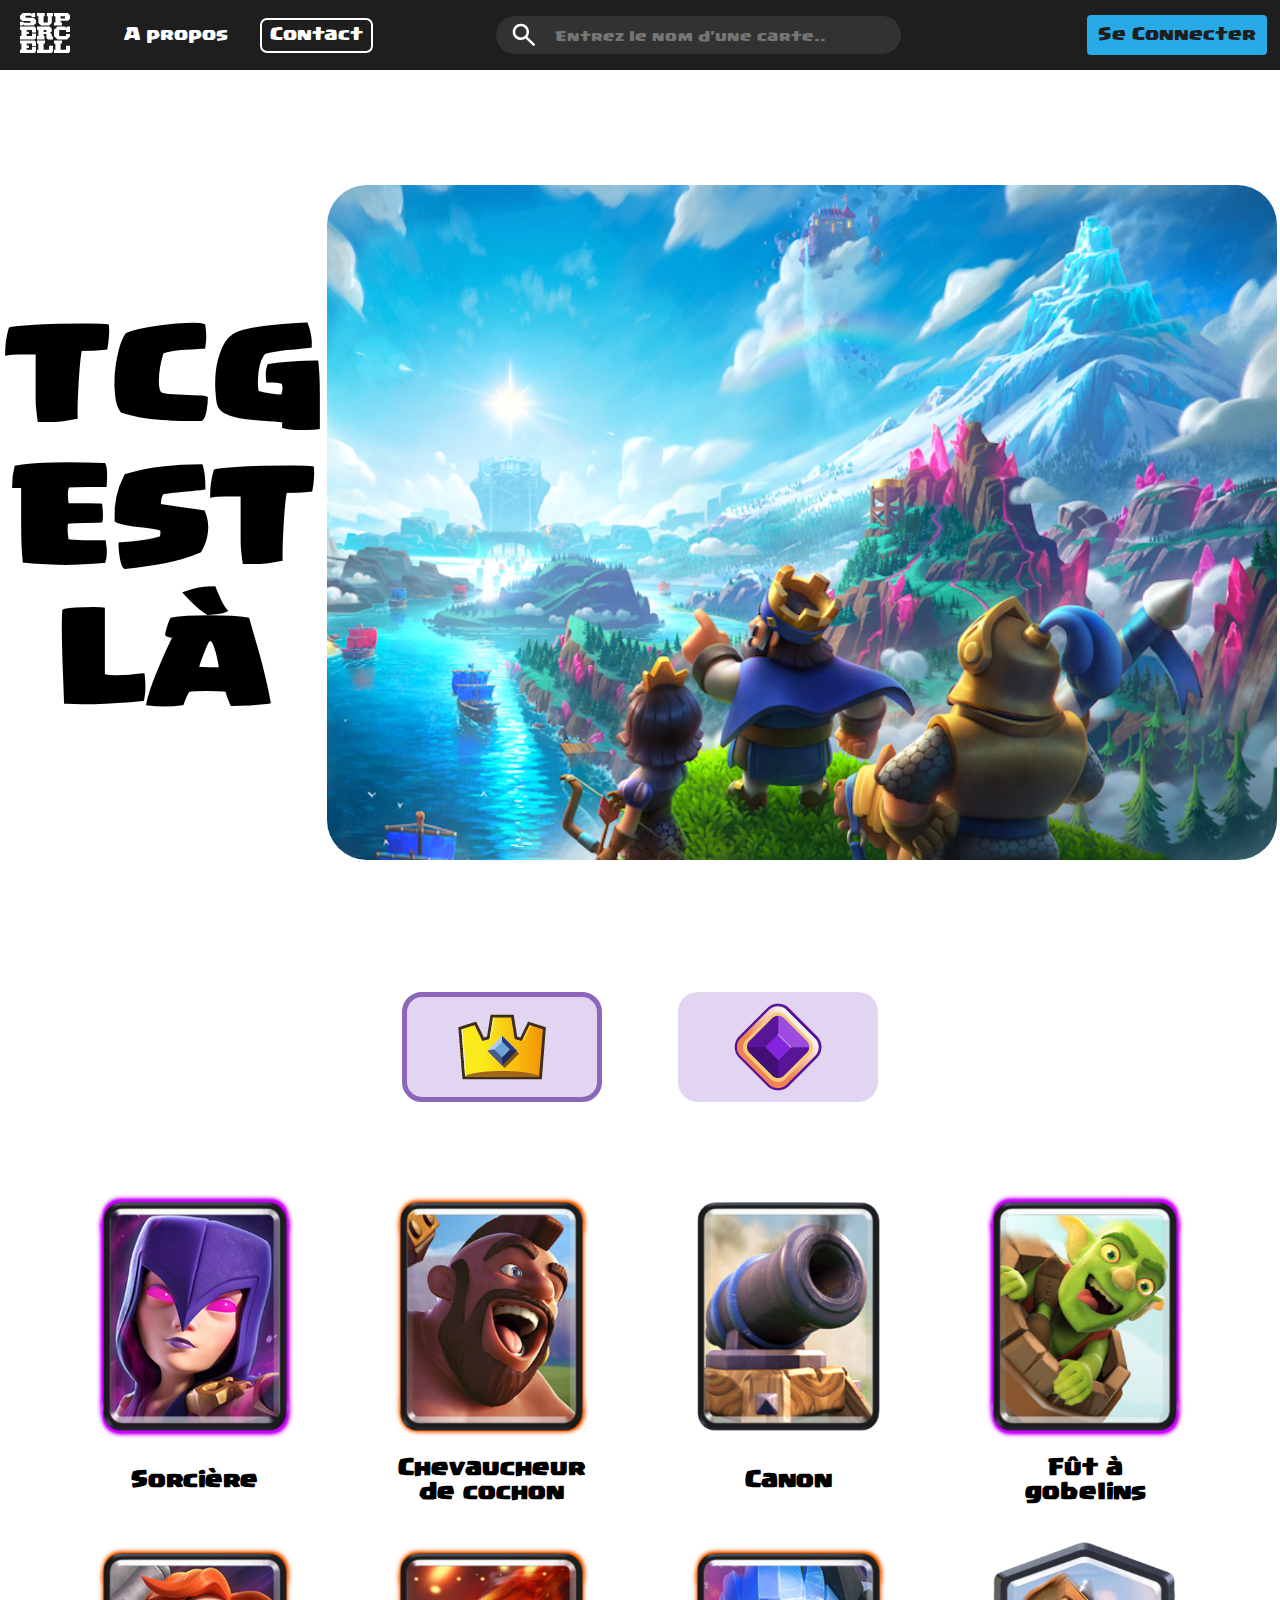
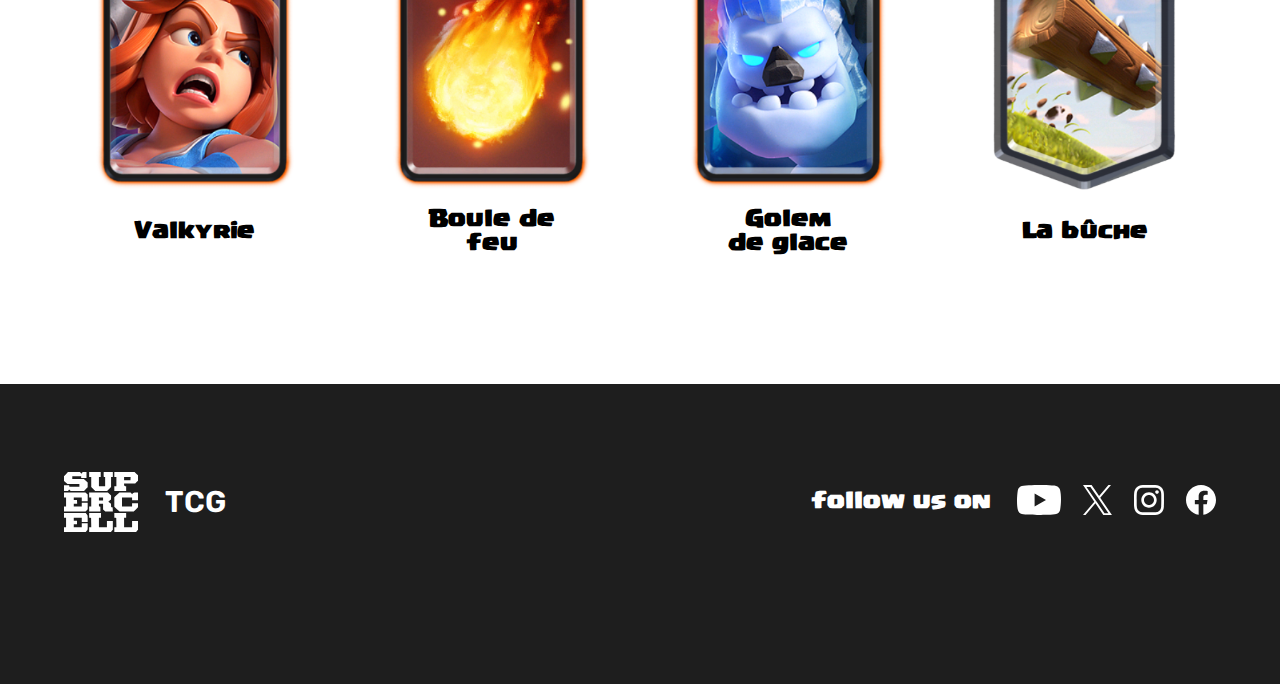
<file: index.html>
<!DOCTYPE html>

<html>
    <head>
        <meta charset="utf-8">
        <link rel="stylesheet" href="style.css">
        <title>Clash Royale TCG</title>
        <link rel="icon" type="image/png" href="images/supercell.svg">
        <meta name="viewport" content="width=device-width, initialscale=1.0">
    </head>

    <body>

        <!-- HEADER -->

        <header>
            <div class="bandeau">
                <div class="left">
                    <div class="logo"><img class="logo3" src="images/supercell.svg"></div>
                    <div class="about">A propos</div>
                    <div class="contact">Contact</div>
                </div>
                <div class="searchbar"> <img class="searchicon" src="images/search_24dp_E3E3E3_FILL0_wght400_GRAD0_opsz24.svg"><input class="inputs" type="text" placeholder="Entrez le nom d'une carte.."> </div>
                <div class="right">
                    <div class="seconnecter">Se Connecter</div>
                </div>
            </div>
        </header>

        <!-- ACCUEIL -->

        <main>
                <div class="intro">
                    <h1 class="tcgit">TCG EST LÀ</h1>
                    <div><img class="back" src="images/crback3.png" draggable="false" ></div>
                </div>
                
                <div id="section3" class="section">
                    <div class="reg"><img class="graph" src="images/crown.png" draggable="false" alt=""></div>
                    <div class="evo"><a href="evos.html" draggable="false"> <img class="evoicon" src="images/evoicon2.png" draggable="false"></a> </h1></div>
                </div>

                <!-- CARTES -->

                <div>
                    <div class="row">
                        <div class="cards"><a href="https://clashroyale.fandom.com/fr/wiki/Sorci%C3%A8re" draggable="false" target="_blank"> <img draggable="false" class="img1" src="images/Card_Witch.png" alt="witch"></a><h1 class="cartes">Sorcière</h1></div>
                        <div class="cards"><a href="https://clashroyale.fandom.com/fr/wiki/Chevaucheur_de_cochon" draggable="false" target="_blank"><img draggable="false" class="img1" src="images/Card_Hog Rider.png" alt="hogrider"></a><h1 class="cartes">Chevaucheur <br> de cochon</h1></div>
                        <div class="cards"><a href="https://clashroyale.fandom.com/fr/wiki/Canon" draggable="false" target="_blank"><img draggable="false" class="img1" src="images/Card_Cannon.png" alt="cannon"></a><h1 class="cartes">Canon</h1></div>
                        <div class="cards"><a href="https://clashroyale.fandom.com/fr/wiki/F%C3%BBt_%C3%A0_gobelins" draggable="false" target="_blank"><img draggable="false" class="img1" src="images/Card_Goblin Barrel.png" alt="gbarrel"></a><h1 class="cartes">Fût à <br>gobelins</h1></div>
                    </div>
                    <div class="row2">
                        <div class="cards"><a href="https://clashroyale.fandom.com/fr/wiki/Valkyrie" draggable="false" target="_blank"><img draggable="false" class="img1" src="images/Card_Valkyrie.png" alt="witch"></a><h1 class="cartes">Valkyrie</h1></div>
                        <div class="cards"><a href="https://clashroyale.fandom.com/fr/wiki/Boule_de_feu" draggable="false" target="_blank"><img draggable="false" class="img1" src="images/Card_Fireball.png" alt="hogrider"></a><h1 class="cartes">Boule de <br>feu</h1></div>
                        <div class="cards"><a href="https://clashroyale.fandom.com/fr/wiki/Golem_de_glace" draggable="false" target="_blank"><img draggable="false" class="img1" src="images/Card_Ice Golem.png" alt="cannon"></a><h1 class="cartes">Golem <br>de glace</h1></div>
                        <div class="cards"><a href="https://clashroyale.fandom.com/fr/wiki/La_b%C3%BBche" draggable="false" target="_blank"><img draggable="false" class="img1" src="images/Card_The Log.png" alt="gbarrel"></a><h1 class="cartes">La bûche</h1></div>
                    </div>
                </div>

        </main>
                      
        <!-- FOOTER -->

        <footer>
            <div class="logotcg"><img class="logo2" src="images/supercell.svg" alt="supercell"> <h1 class="tcg">TCG</h1></div>
            <div class="fwu"> <h1 class="follow">follow us on</h1>
                <a class="link" href="https://www.youtube.com/@ClashRoyale" draggable="false" target="_blank"><img class="yt" src="images/youtube-icon.svg" draggable="false"></a>
                <a class="link" href="https://x.com/ClashRoyale" draggable="false" target="_blank"><img class="x" src="images/x.svg" draggable="false" ></a>
                <a class="link" href="https://www.instagram.com/clashroyale/" draggable="false" target="_blank"><img class="ig" src="images/instagram-icon.svg" draggable="false"></a>
                <a class="link" href="https://www.facebook.com/ClashRoyale/?locale=fr_FR" draggable="false" target="_blank"><img class="fc" src="images/facebook.svg" draggable="false"></a>
            </div>
        </footer>
  
    </body>
</html>
</file>
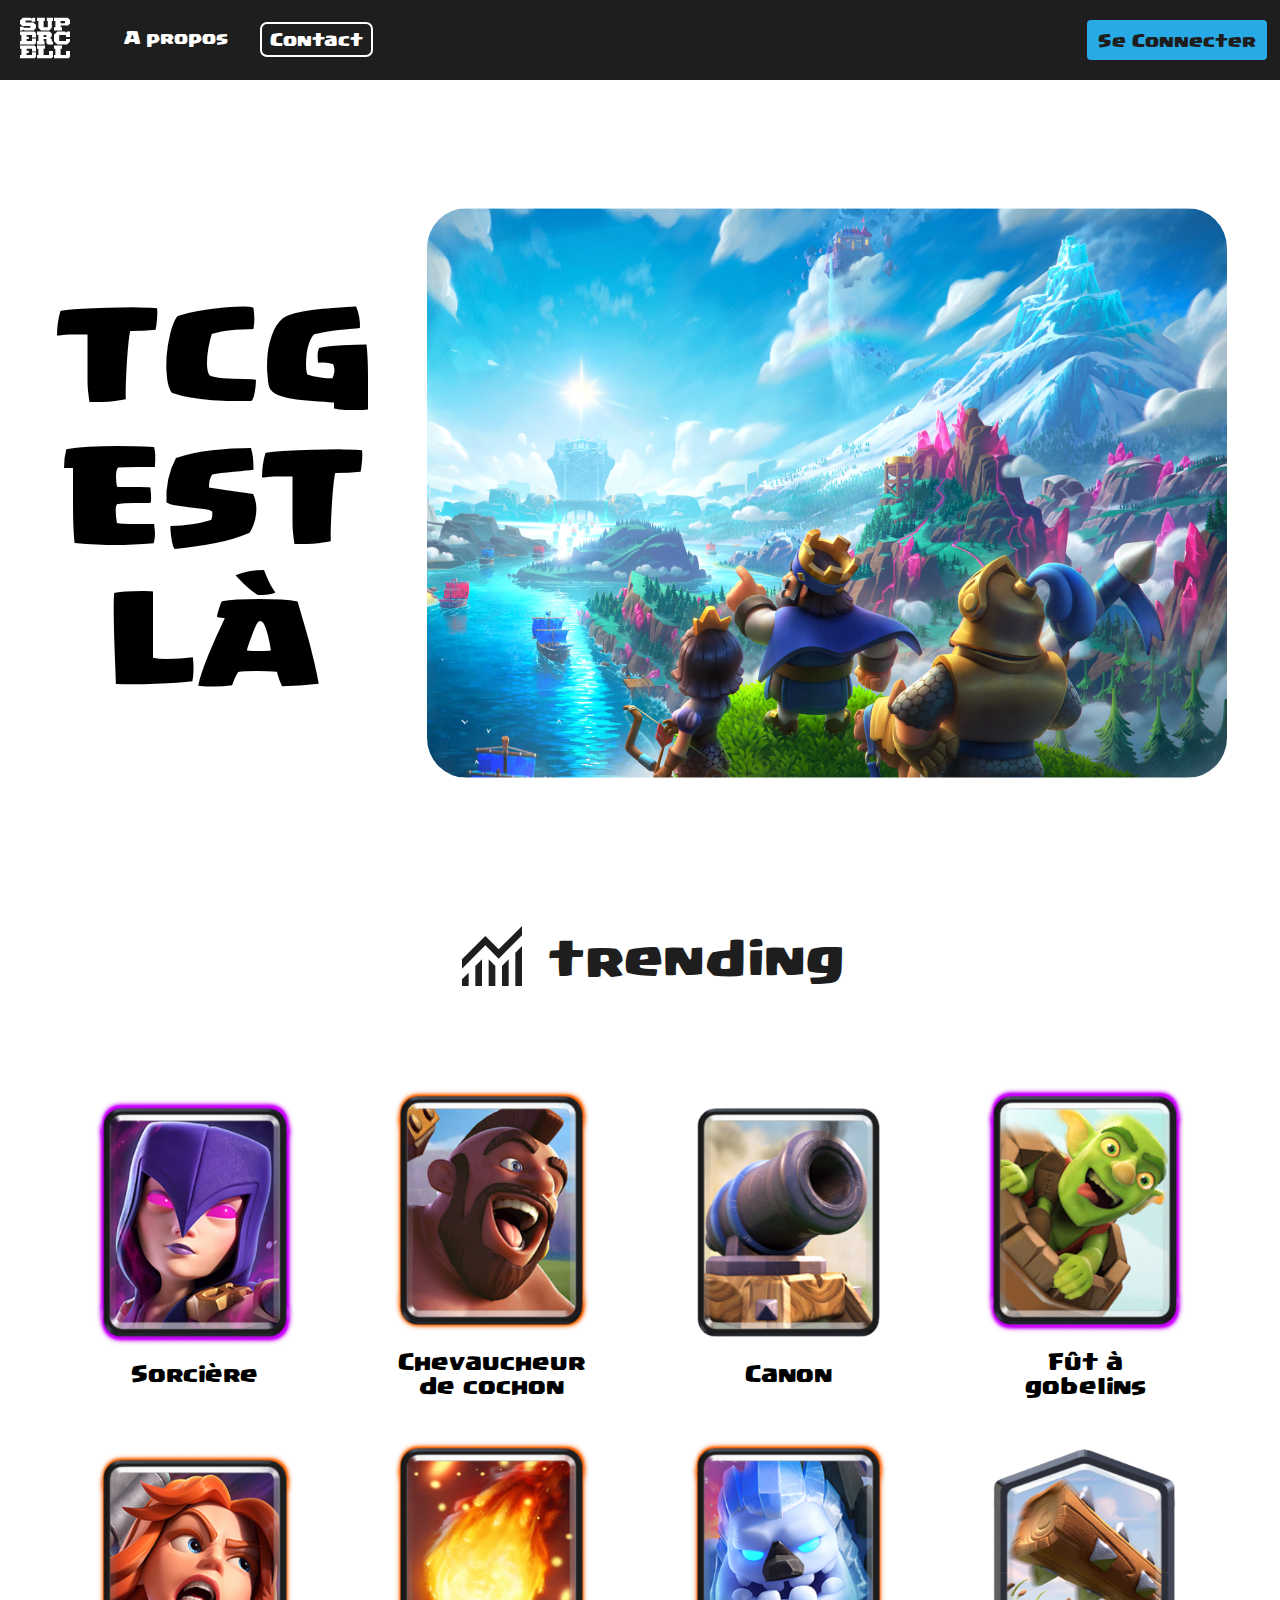
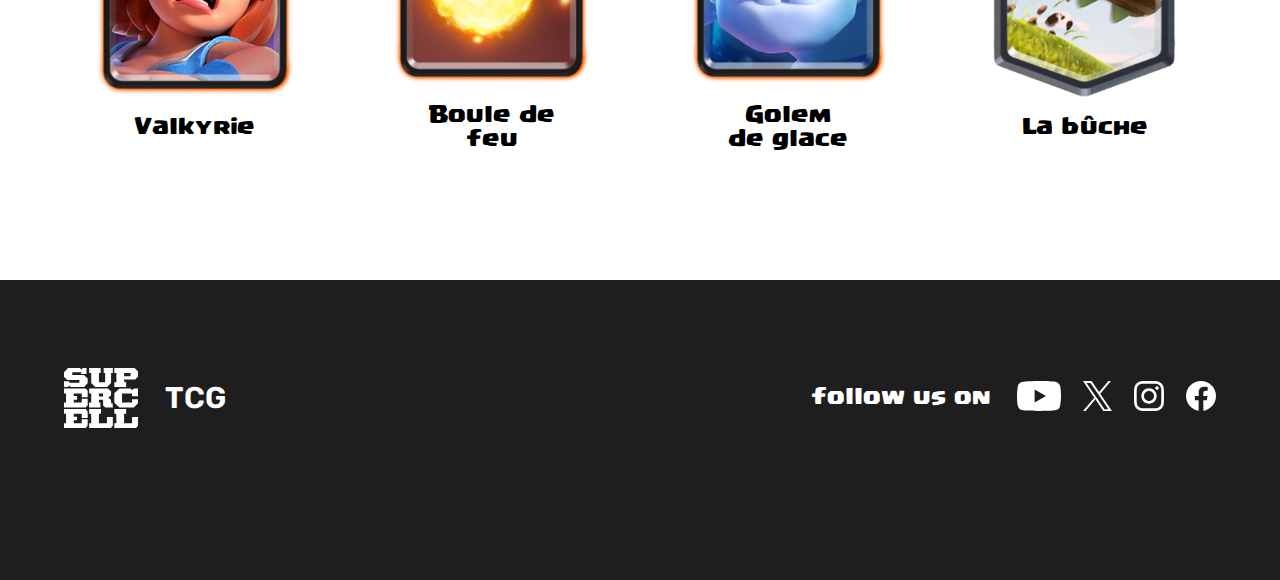
<file: tcg2/index.html>
<!DOCTYPE html>

<html>
    <head>
        <meta charset="utf-8">
        <link rel="stylesheet" href="style.css">
        <title>Clash Royale TCG</title>
        <link rel="icon" type="image/png" href="images/supercell.svg">
    </head>

    <body>

        <header style="background-color: rgb(30,30,30);">
           <article class="bandeau">
              <left>
                  <div class="logo"><img src="images/supercell.svg" height="50px" width="50px"></div>
                    <about class="about">A propos</about>
                    <contact class="contact">Contact</contact>
                </left>
                <right>
                    <sec class="seconnecter">Se Connecter</sec>
                </right>
            </article>
        </header>

        <main>
                <article2>
                    <tcgit>TCG EST LÀ</tcgit>
                    <couv><img class="back" src="images/crback 1.png" draggable="false" ></couv>
                </article2>
            
                <trend>
                    <img class="graph" src="images/trending.svg" height="60px" draggable="false" alt="">
                    <trd>trending</trd>
                </trend>

                <cartes>
                    <row>
                        <div4><a href="https://clashroyale.fandom.com/fr/wiki/Sorci%C3%A8re" draggable="false" target="_blank"> <img draggable="false" class="img1" src="images/Card_Witch.png" alt="witch"></a><br><description>Sorcière</description></div4>
                        <div4><a href="https://clashroyale.fandom.com/fr/wiki/Chevaucheur_de_cochon" draggable="false" target="_blank"><img draggable="false" class="img1" src="images/Card_Hog Rider.png" alt="hogrider"></a><br><description>Chevaucheur <br>de cochon</description></div4>
                        <div4><a href="https://clashroyale.fandom.com/fr/wiki/Canon" draggable="false" target="_blank"><img draggable="false" class="img1" src="images/Card_Cannon.png" alt="cannon"></a><br><description>Canon</description></div4>
                        <div4><a href="https://clashroyale.fandom.com/fr/wiki/F%C3%BBt_%C3%A0_gobelins" draggable="false" target="_blank"><img draggable="false" class="img1" src="images/Card_Goblin Barrel.png" alt="gbarrel"></a><br><description>Fût à <br>gobelins</description></div4>
                    </row>
                    <row2>
                        <div4><a href="https://clashroyale.fandom.com/fr/wiki/Valkyrie" draggable="false" target="_blank"><img draggable="false" class="img1" src="images/Card_Valkyrie.png" alt="witch"></a><br><description>Valkyrie</description></div4>
                        <div4><a href="https://clashroyale.fandom.com/fr/wiki/Boule_de_feu" draggable="false" target="_blank"><img draggable="false" class="img1" src="images/Card_Fireball.png" alt="hogrider"></a><br><description>Boule de <br>feu</description></div4>
                        <div4><a href="https://clashroyale.fandom.com/fr/wiki/Golem_de_glace" draggable="false" target="_blank"><img draggable="false" class="img1" src="images/Card_Ice Golem.png" alt="cannon"></a><br><description>Golem <br>de glace</description></div4>
                        <div4><a href="https://clashroyale.fandom.com/fr/wiki/La_b%C3%BBche" draggable="false" target="_blank"><img draggable="false" class="img1" src="images/Card_The Log.png" alt="gbarrel"></a><br><description>La bûche</description></div4>
                    </row2>
                </cartes>

        </main>
                        
        <footer>
            <logotcg><img src="images/supercell.svg" alt="supercell" height="60px"> <tcg>TCG</tcg></logotcg>
            <fwu> <follow>follow us on</follow>
                <a class="a" href="https://www.youtube.com/@ClashRoyale" draggable="false" target="_blank"><img class="yt" src="images/youtube-icon.svg" draggable="false" height="30px"></a>
                <a class="a" href="https://x.com/ClashRoyale" draggable="false" target="_blank"><img class="x" src="images/x.svg" draggable="false" height="30px" alt=""></a>
                <a class="a" href="https://www.instagram.com/clashroyale/" draggable="false" target="_blank"><img class="ig" src="images/instagram-icon.svg" draggable="false" height="30px"></a>
                <a class="a" href="https://www.facebook.com/ClashRoyale/?locale=fr_FR" draggable="false" target="_blank"><img class="fc" src="images/facebook.svg" draggable="false" height="30px"></a>
            </fwu>
        </footer>
  
    </body>
</html>
</file>
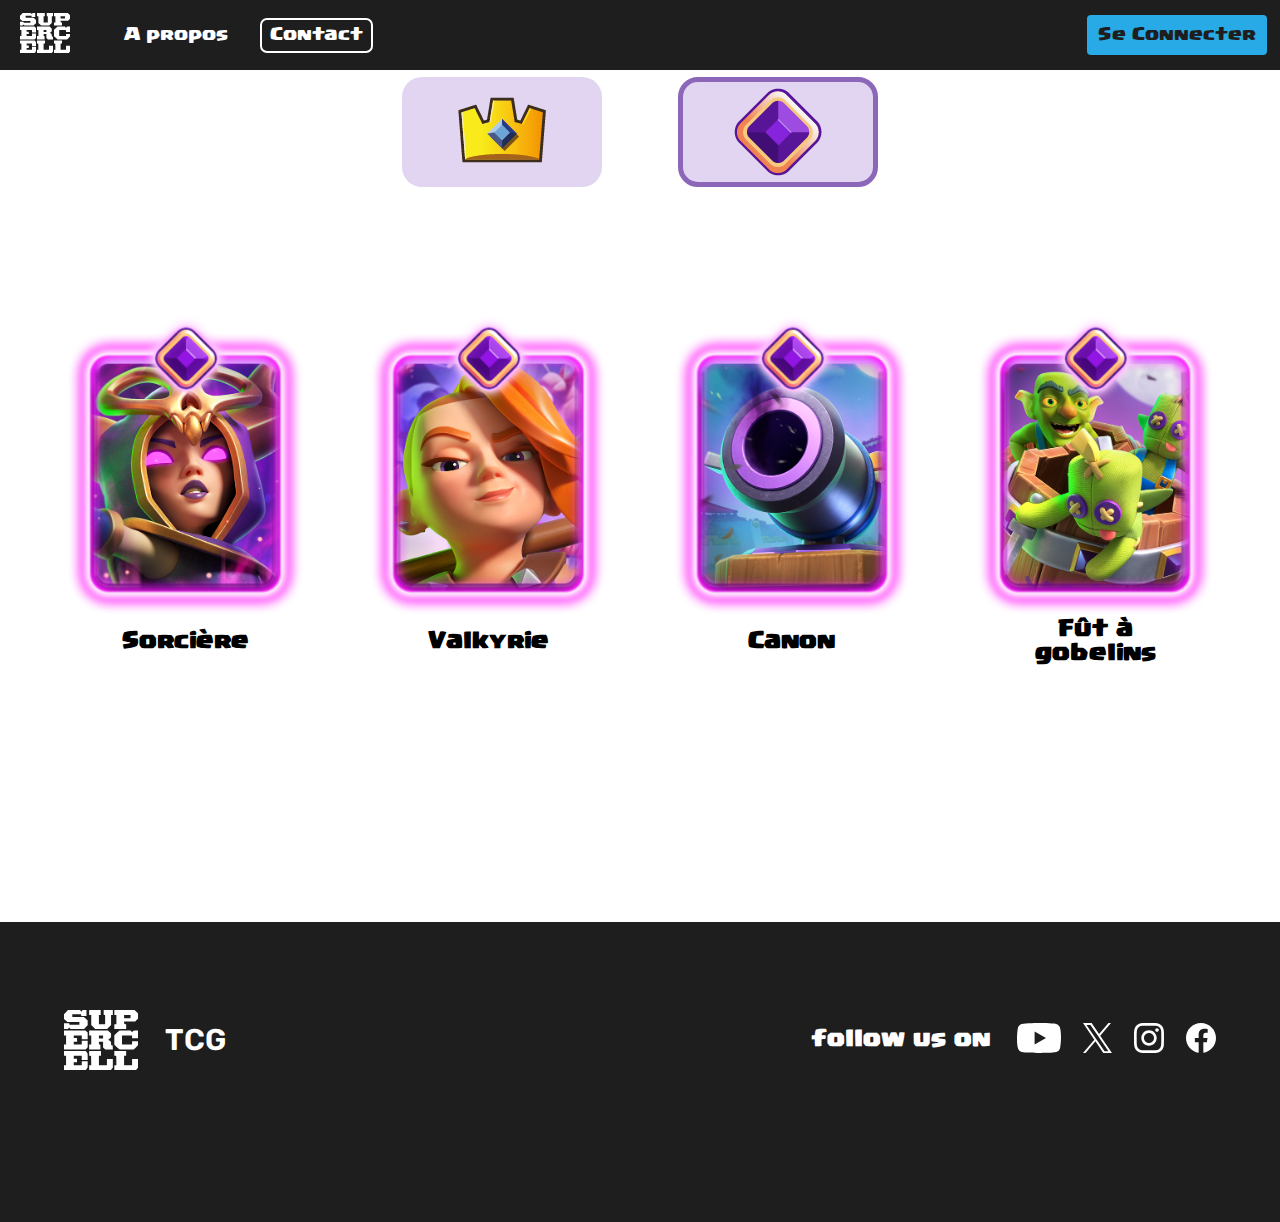
<file: evos.html>
<!DOCTYPE html>

<html>
    <head>
        <meta charset="utf-8">
        <link rel="stylesheet" href="styleevos.css">
        <title>Clash Royale TCG</title>
        <link rel="icon" type="image/png" href="images/supercell.svg">
    </head>

    <body>

        <!-- HEADER -->

        <header>
            <div class="bandeau">
                <div class="left">
                    <div class="logo"><img class="logo3" src="images/supercell.svg"></div>
                    <div class="about">A propos</div>
                    <div class="contact">Contact</div>
                </div>
                <div class="right">
                    <div class="seconnecter">Se Connecter</div>
                </div>
            </div>
        </header>

        <!-- ACCUEIL -->

        <main>
                <div class="section">
                    <div class="reg"><a href="index.html#section3" draggable="false"><img class="graph" src="images/crown.png" draggable="false" alt=""></a></div>
                    <div class="evo"><img class="evoicon" src="images/evoicon2.png"  draggable="false"></div>
                </div>
                

                <!-- CARTES -->

                <div>
                    <div class="row">
                        <div class="cards"><a href="https://liquipedia.net/clashroyale/Witch_Evolution" draggable="false" target="_blank"> <img draggable="false" class="img1" src="images/Witch_evolution_card_frame_gem (1).png" alt="witch"></a><h1 class="cartes">Sorcière</h1></div>
                        <div class="cards"><a href="https://liquipedia.net/clashroyale/Valkyrie_Evolution" draggable="false" target="_blank"><img draggable="false" class="img1" src="images/Card_Valkyrie_Evolution_Frame.png" alt="hogrider"></a><h1 class="cartes">Valkyrie</h1></div>
                        <div class="cards"><a href="https://liquipedia.net/clashroyale/Cannon_Evolution" draggable="false" target="_blank"><img draggable="false" class="img1" src="images/Card_Cannon_Evolution_Frame.png" alt="cannon"></a><h1 class="cartes">Canon</h1></div>
                        <div class="cards"><a href="https://liquipedia.net/clashroyale/Goblin_Barrel_Evolution" draggable="false" target="_blank"><img draggable="false" class="img1" src="images/Card_Goblin_Barrel_Evolution_Frame.png" alt="gbarrel"></a><h1 class="cartes">Fût à <br>gobelins</h1></div>
                </div>

        </main>
                      
        <!-- FOOTER -->

        <footer>
            <div class="logotcg"><img class="logo2" src="images/supercell.svg" alt="supercell"> <h1 class="tcg">TCG</h1></div>
            <div class="fwu"> <h1 class="follow">follow us on</h1>
                <a class="link" href="https://www.youtube.com/@ClashRoyale" draggable="false" target="_blank"><img class="yt" src="images/youtube-icon.svg" draggable="false"></a>
                <a class="link" href="https://x.com/ClashRoyale" draggable="false" target="_blank"><img class="x" src="images/x.svg" draggable="false" ></a>
                <a class="link" href="https://www.instagram.com/clashroyale/" draggable="false" target="_blank"><img class="ig" src="images/instagram-icon.svg" draggable="false"></a>
                <a class="link" href="https://www.facebook.com/ClashRoyale/?locale=fr_FR" draggable="false" target="_blank"><img class="fc" src="images/facebook.svg" draggable="false"></a>
            </div>
        </footer>
  
    </body>
</html>
</file>
<file: style.css>
/*font-loading*/

@font-face {
    font-family: youblockhead;
    src: url(fonts/YouBlockhead.ttf);
}

@font-face {
    font-family: rubik;
    src: url(fonts/Rubik-VariableFont_wght.ttf);
}



/*formatage*/

*{
    box-sizing: border-box;
    margin:0;
    padding:0;
}



/*sticky header*/

header{
    position: sticky;
    top: 0;
    background-color: rgb(30,30,30);
}



/*flex*/

.bandeau {
    display: flex;
    flex-wrap: wrap;
    align-items: center;
    padding: 1%;
    justify-content: space-between;
}

.row {
    display: flex;
    box-sizing: border-box;
    justify-content: space-evenly;
    align-items: center;
}

footer {
    background-color: rgb(30,30,30);
    padding: 5%;
    padding-bottom: 10%;
    display: flex;
    align-items:center;
    justify-content: space-between;
    height: 300px;
}

.intro {
    display: flex;
    align-items: center;
    justify-content: space-evenly;
    margin-top: 9%;
    margin-bottom: 10%;
}

.row2 {
    display: flex;
    box-sizing: border-box;
    justify-content: space-evenly;
    align-items: center;
    margin-bottom: 10%;
}

.left {
    display: flex;
    align-items: center;
}

.right {
    display: flex;
    align-items: center;
}

.fwu {
    width: 440px;
    display: flex;
    align-items: center;
    justify-content: end;
}



/*blocs*/


.reg {
    display: flex; 
    align-items: center;
    justify-content: center;
    background-color: rgb(226, 213, 241);
    border: 5px solid rgb(139, 102, 185);
    border-radius: 20px;
    width: 200px;
    height: 110px;
    margin-right: 3%;

}

.searchbar {
    background-color: rgb(50,50,50);
    padding-left: 1%;
    display: flex;
    padding-top: 0.3%;
    padding-bottom: 0.3%;
    border-radius: 20px;
    padding-right: 5%;
    margin-right: 5%;

}

.inputs {
    background-color: transparent;
    border:transparent;
    color: white;
    font-family: youblockhead;
    width: 100%;
    padding-top: 1%;
    width: 300px;
}
    

.evo {
    display: flex;
    align-items: center;
    justify-content: center;
    background-color: rgb(226, 213, 241);
    border-radius: 20px;
    width: 200px;
    height: 110px;
    margin-left: 3%;
}



.section {
    display: flex;
    justify-content: center;
    align-items: center;
    margin-bottom: 4%;
}   

.cards {
    justify-content: center;   
    text-align: center;
}

.logotcg {
    display: flex;
    align-items: center;
    height: 60px;
}



/*texte*/

.link {
    color: transparent;
}

.link {
    color: transparent;
    margin-left: 5%;
}

.about {
    font-family: youblockhead;
    color: white;
    margin-left: 15%;
    width: 170px;
}

.contact {
    font-family: youblockhead;
    color: white;
    border :2px solid;
    border-radius: 7px;
    align-items: center;
    display: flex;
    width: 140px;
    height: 35px;
    justify-content: center;
    padding-top: 0.5%;
}

.seconnecter {
    font-family: youblockhead;
    justify-content:center;
    color: rgb(30,30,30);
    padding-top: 1%;
    background-color: rgb(40,170, 230);
    font-size: 100%;
    border-radius: 4px;
    width: 180px;
    height: 40px;
    align-items: center;
    display: flex;
}

.tcgit {
    width: 320px;
    font-family: youblockhead;
    font-size: 120px;
    text-align: center;
}


.trd {
    font-family: youblockhead;
    font-size: 45px;
    color: rgb(30, 30, 30);
    margin-top: 0.3%;
}



.cartes {
    font-family: youblockhead   ;
    font-size: 20px;
    cursor: pointer;
    height: 47px;
    display: flex;
    justify-content: center;
    align-items: center;
}

.tcg {
    font-family: rubik;
    color: white;
    font-size: 30px;
    margin-left: 20%;
    font-weight: 600;
}

.follow {
    font-family: youblockhead;
    color: white;
    font-size:20px;
    margin-right: 1%;
}



/*images*/

.logo {
    margin-left: 2%;
}

.graph {
}

.searchicon {
    width: 30px;
    margin-right: 5%;

}
.evoicon {
vertical-align: bottom;
}

.img1 {
    height:300px ;
}

.back{
    border-radius: 40px;
    justify-content: center;
}


.logo3 {
    height: 5Opx;
    width: 50px;
}

.logo2 {
    height: 60px;
}

.yt {
    height: 30px;
}

.x {
    height: 30px;
}
.ig {
    height: 30px;
}

.fc {
    height: 30px;
}



/*hover*/

.seconnecter:hover {
    cursor:pointer;
}

.contact:hover {
    cursor:pointer;  
}

.about:hover {
    cursor:pointer;
}

trend:hover {
    cursor:pointer;
}

tcgit:hover {
    cursor:pointer;
}

follow:hover {
    cursor:pointer;
}

tcg:hover {
    cursor:pointer;
}

#section3 {
    scroll-margin-top: 85px;

}

@media screen and (max-width: 800px) {
.back {
width: 100px;
}
}
</file>
<file: tcg2/style.css>
/*font-loading*/

@font-face {
    font-family: youblockhead;
    src: url(fonts/YouBlockhead.ttf);
}

@font-face {
    font-family: rubik;
    src: url(fonts/Rubik-VariableFont_wght.ttf);
}



/*formatage*/

*{
    box-sizing: border-box;
    margin:0;
    padding:0;
}



/*sticky header*/

header{
    position: sticky;
    top: 0;
}



/*flex*/

.bandeau {
    display: flex;
    flex-wrap: wrap;
    align-items: center;
    padding: 1%;
    justify-content: space-between;
}

row {
    display: flex;
    box-sizing: border-box;
    justify-content: space-evenly;
    align-items: center;
}

footer {
    background-color: rgb(30,30,30);
    padding: 5%;
    padding-bottom: 10%;
    display: flex;
    align-items:center;
    justify-content: space-between;
    height: 300px;
}

article2 {
    display: flex;
    align-items: center;
    justify-content: space-evenly;
    margin-top: 10%;
    padding-right: 5;
    padding-left: 10;
    margin-bottom: 10%;
}

row2 {
    display: flex;
    box-sizing: border-box;
    justify-content: space-evenly;
    align-items: center;
    margin-bottom: 10%;
}

left {
    display: flex;
    align-items: center;
}

right {
    display: flex;
    align-items: center;
}

witch {
    display: flex;
    justify-content: center;
    align-items: center;
}

fwu {
    width: 440px;
    display: flex;
    align-items: center;
    justify-content: end;
}



/*blocs*/

contact  {
    border :2px solid;
    border-radius: 7px;
    align-items: center;
    display: flex;
    width: 140px;
    height: 35px;
    justify-content: center;
    padding-top: 1%;
}

about {
    margin-left: 15%;
    width: 170px;
}

sec {
    background-color: rgb(40,170, 230);
    font-size: 100%;
    border-radius: 4px;
    width: 180px;
    height: 40px;
    align-items: center;
    display: flex;
}

couv {
    text-align: right;
    padding: 0%;
    object-fit:cover;
}

trend {
    display: flex; 
    height: 100px;  
    align-items: center;
    justify-content: center;
    margin-top: 3%;
    margin-bottom: 3%;
}

div4{
    justify-content: center;   
    text-align: center;
}

logotcg {
    display: flex;
    align-items: center;
    height: 60px;
}



/*texte*/

a {
    color: transparent;
}

.a {
    color: transparent;
    margin-left: 5%;
}

.about {
    font-family: youblockhead;
    color: white;
}

.contact {
    font-family: youblockhead;
    color: white;
}

.seconnecter {
    font-family: youblockhead;
    justify-content:center;
    color: rgb(30,30,30);
    padding-top: 2.5%;
}

tcgit {
    padding-top: 2%;
    width: 320px;
    font-family: youblockhead;
    font-size: 120px;
    text-align: center;
}


trd {
    font-family: youblockhead;
    font-size: 45px;
    color: rgb(30, 30, 30);
    margin-top: 0.3%;
}

description {
    font-family: youblockhead   ;
    font-size: 20px;
    width: 300px;
    cursor: pointer;
}

TCG {
    font-family: rubik;
    color: white;
    font-size: 30px;
    margin-left: 20%;
    font-weight: 600;
}

follow {
    font-family: youblockhead;
    color: white;
    font-size:20px;
    margin-right: 1%;
}



/*images*/

.logo {
    margin-left: 2%;
}

.graph {
    margin-right: 2%;
    margin-left: 2%;
    margin-bottom: 0.5%;
}

.img1 {
    height:300px ;
    margin-right;10%:
}

.back{
    border-radius: 40px;
}



/*hover*/

.seconnecter:hover {
    cursor:pointer;
}

.contact:hover {
    cursor:pointer;  
}

.about:hover {
    cursor:pointer;
}

trend:hover {
    cursor:pointer;
}

tcgit:hover {
    cursor:pointer;
}

follow:hover {
    cursor:pointer;
}

tcg:hover {
    cursor:pointer;
}
</file>
<file: styleevos.css>
/*font-loading*/

@font-face {
    font-family: youblockhead;
    src: url(fonts/YouBlockhead.ttf);
}

@font-face {
    font-family: rubik;
    src: url(fonts/Rubik-VariableFont_wght.ttf);
}



/*formatage*/

*{
    box-sizing: border-box;
    margin:0;
    padding:0;
}



/*sticky header*/

header{
    position: sticky;
    top: 0;
    background-color: rgb(30,30,30);
}



/*flex*/

.bandeau {
    display: flex;
    flex-wrap: wrap;
    align-items: center;
    padding: 1%;
    justify-content: space-between;
}

.row {
    display: flex;
    box-sizing: border-box;
    justify-content: space-evenly;
    align-items: center;
    margin-bottom: 20%;
    margin-top: 10%;
}

footer {
    background-color: rgb(30,30,30);
    padding: 5%;
    padding-bottom: 10%;
    display: flex;
    align-items:center;
    justify-content: space-between;
    height: 300px;
}

.intro {
    display: flex;
    align-items: center;
    justify-content: space-evenly;
    margin-top: 9%;
    padding-right: 5;
    padding-left: 10;
    margin-bottom: 10%;
}

.row2 {
    display: flex;
    box-sizing: border-box;
    justify-content: space-evenly;
    align-items: center;
    margin-bottom: 10%;
}

.left {
    display: flex;
    align-items: center;
}

.right {
    display: flex;
    align-items: center;
}

.fwu {
    width: 440px;
    display: flex;
    align-items: center;
    justify-content: end;
}



/*blocs*/

.reg {
    display: flex; 
    align-items: center;
    justify-content: center;
    background-color: rgb(226, 213, 241);
    border-radius: 20px;
    width: 200px;
    height: 110px;
    margin-right: 3%;
}

.evo {
    display: flex; 
    align-items: center;
    justify-content: center;
    background-color: rgb(226, 213, 241);
    border: 5px solid rgb(139, 102, 185);
    border-radius: 20px;
    width: 200px;
    height: 110px;
    margin-left: 3%;

}


.section {
    display: flex;
    justify-content: center;
    align-items: center;
    margin-bottom: 4%;
    margin-top: 0.5%;
}   

.cards {
    justify-content: center;   
    text-align: center;

}

.logotcg {
    display: flex;
    align-items: center;
    height: 60px;
}



/*texte*/

.link {
    color: transparent;
}

.link {
    color: transparent;
    margin-left: 5%;
}

.about {
    font-family: youblockhead;
    color: white;
    margin-left: 15%;
    width: 170px;
}

.contact {
    font-family: youblockhead;
    color: white;
    border :2px solid;
    border-radius: 7px;
    align-items: center;
    display: flex;
    width: 140px;
    height: 35px;
    justify-content: center;
    padding-top: 0.5%;
}

.seconnecter {
    font-family: youblockhead;
    justify-content:center;
    color: rgb(30,30,30);
    padding-top: 1%;
    background-color: rgb(40,170, 230);
    font-size: 100%;
    border-radius: 4px;
    width: 180px;
    height: 40px;
    align-items: center;
    display: flex;
}

.tcgit {
    width: 320px;
    font-family: youblockhead;
    font-size: 120px;
    text-align: center;
}


.trd {
    font-family: youblockhead;
    font-size: 45px;
    color: rgb(30, 30, 30);
    margin-top: 0.3%;
}

.evos {
    font-family: youblockhead;
    font-size: 45px;
    margin-top: 0.3%;
    color: blueviolet;
     text-shadow: -2px -2px 0 #000, 2px -2px 0 #000, -2px 2px 0 #000, 2px 2px 0 #000;
}

.cartes {
    font-family: youblockhead   ;
    font-size: 20px;
    cursor: pointer;
    height: 47px;
    align-items: center;
    display: flex;
    justify-content: center;
}

.tcg {
    font-family: rubik;
    color: white;
    font-size: 30px;
    margin-left: 20%;
    font-weight: 600;
}

.follow {
    font-family: youblockhead;
    color: white;
    font-size:20px;
    margin-right: 1%;
}



/*images*/

.logo {
    margin-left: 2%;
}

.graph {
}

.evoicon {
    vertical-align: bottom;
}

.img1 {
    height:300px ;
}

.back{
    border-radius: 40px;
    justify-content: center;
}


.logo3 {
    height: 5Opx;
    width: 50px;
}

.logo2 {
    height: 60px;
}

.yt {
    height: 30px;
}

.x {
    height: 30px;
}
.ig {
    height: 30px;
}

.fc {
    height: 30px;
}



/*hover*/

.seconnecter:hover {
    cursor:pointer;
}

.contact:hover {
    cursor:pointer;  
}

.about:hover {
    cursor:pointer;
}

trend:hover {
    cursor:pointer;
}

tcgit:hover {
    cursor:pointer;
}

follow:hover {
    cursor:pointer;
}

tcg:hover {
    cursor:pointer;
}
</file>
